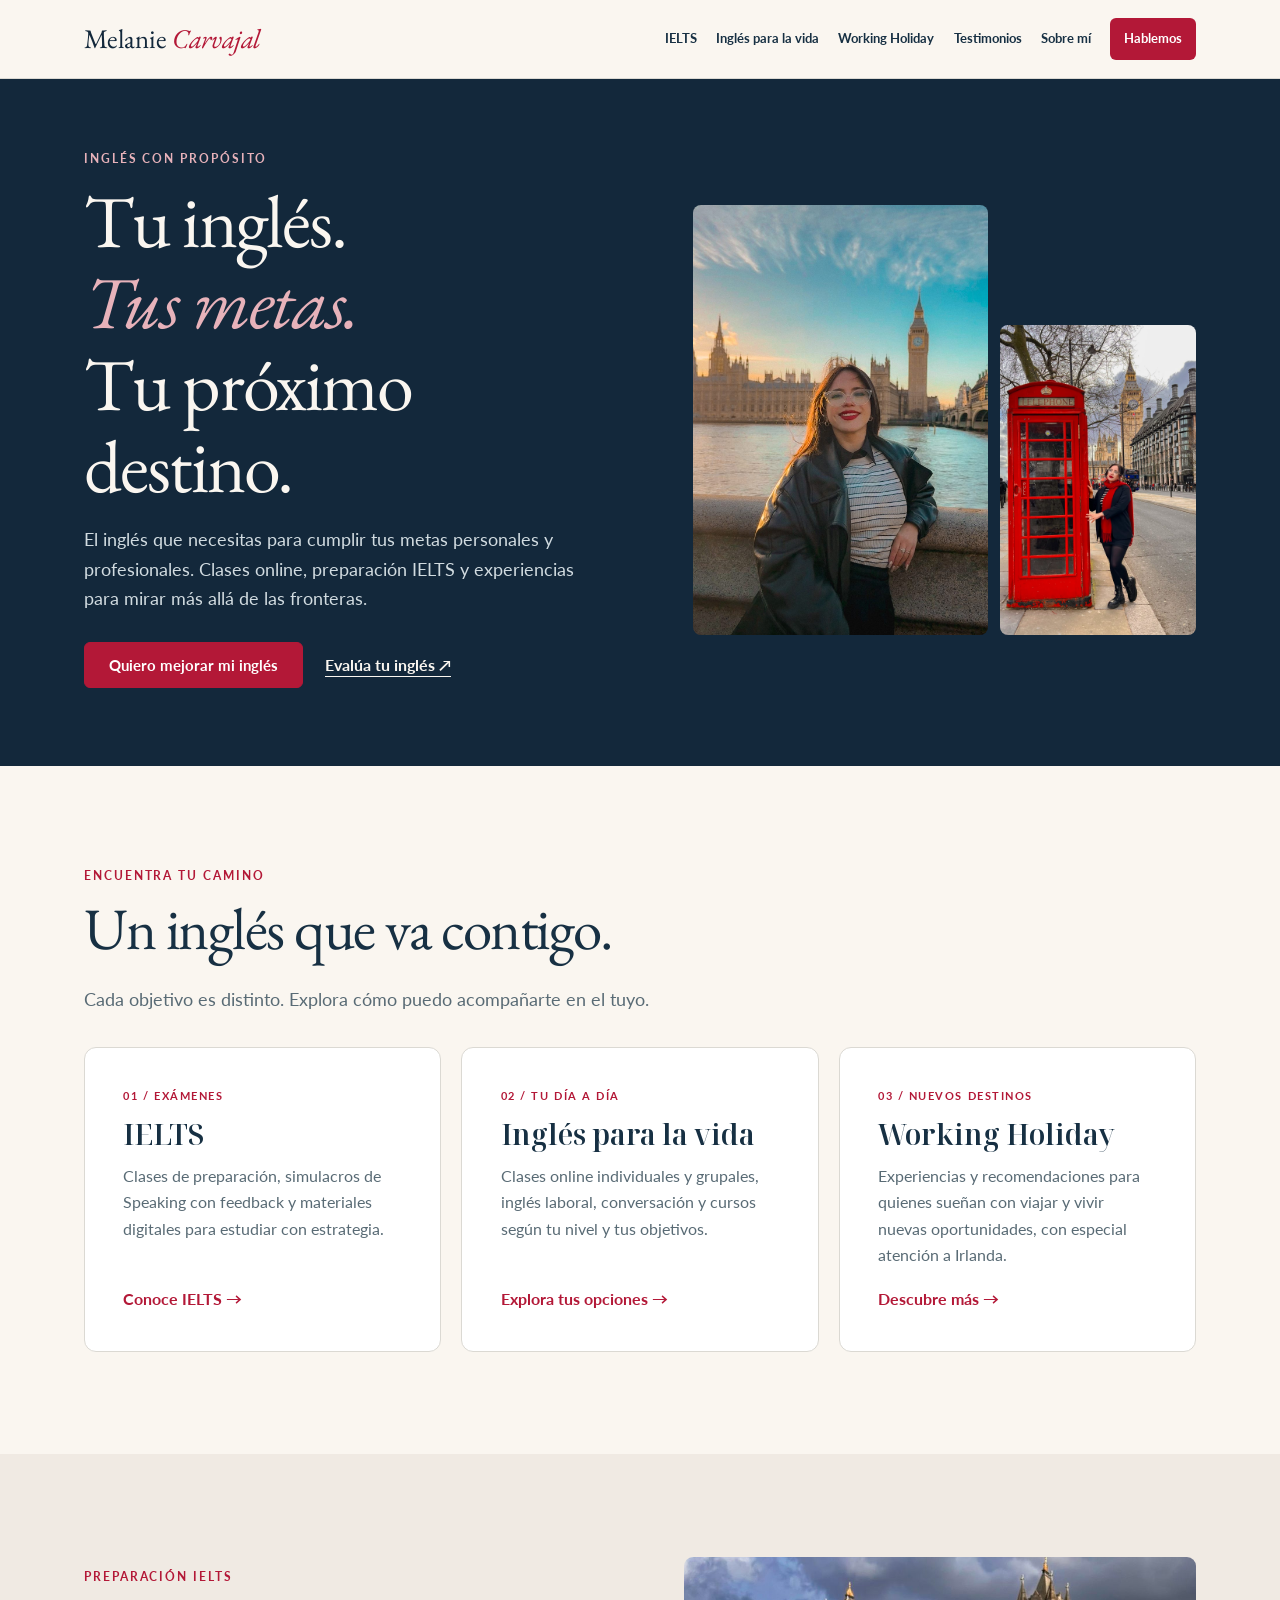
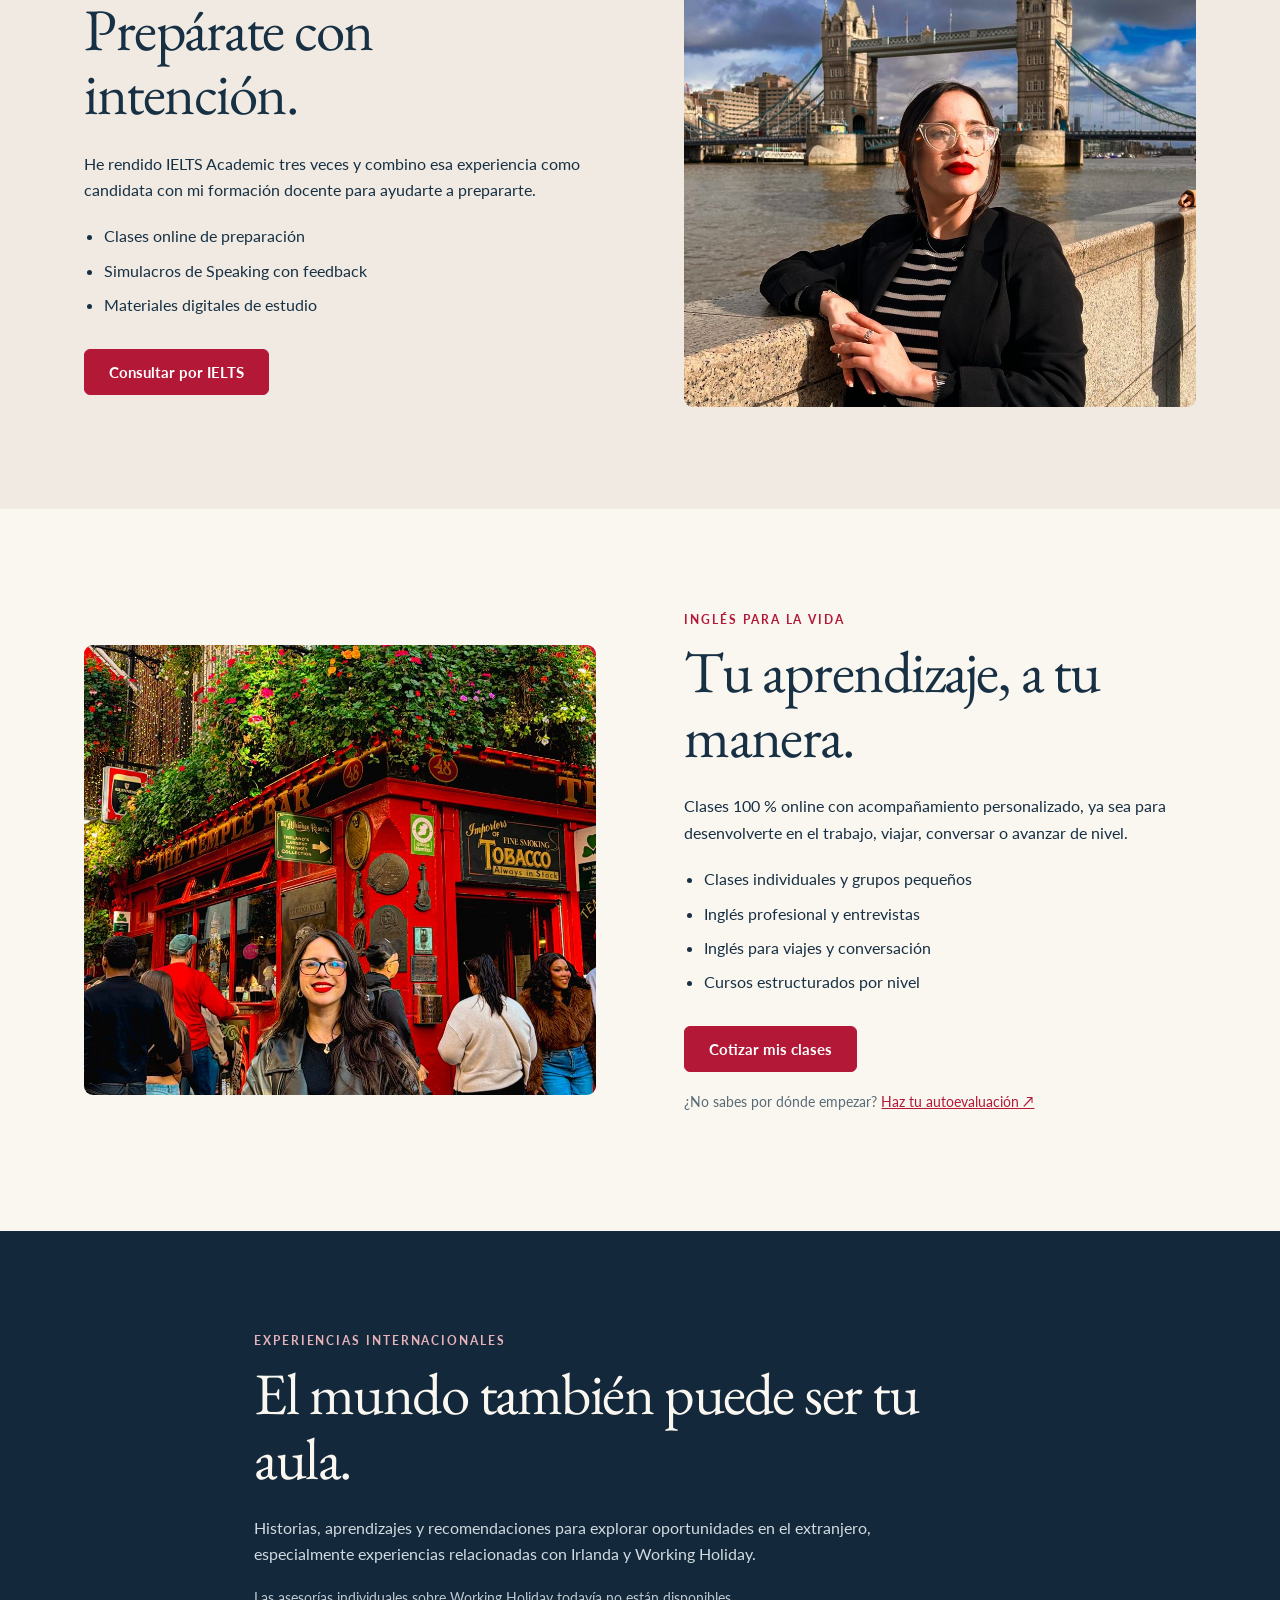
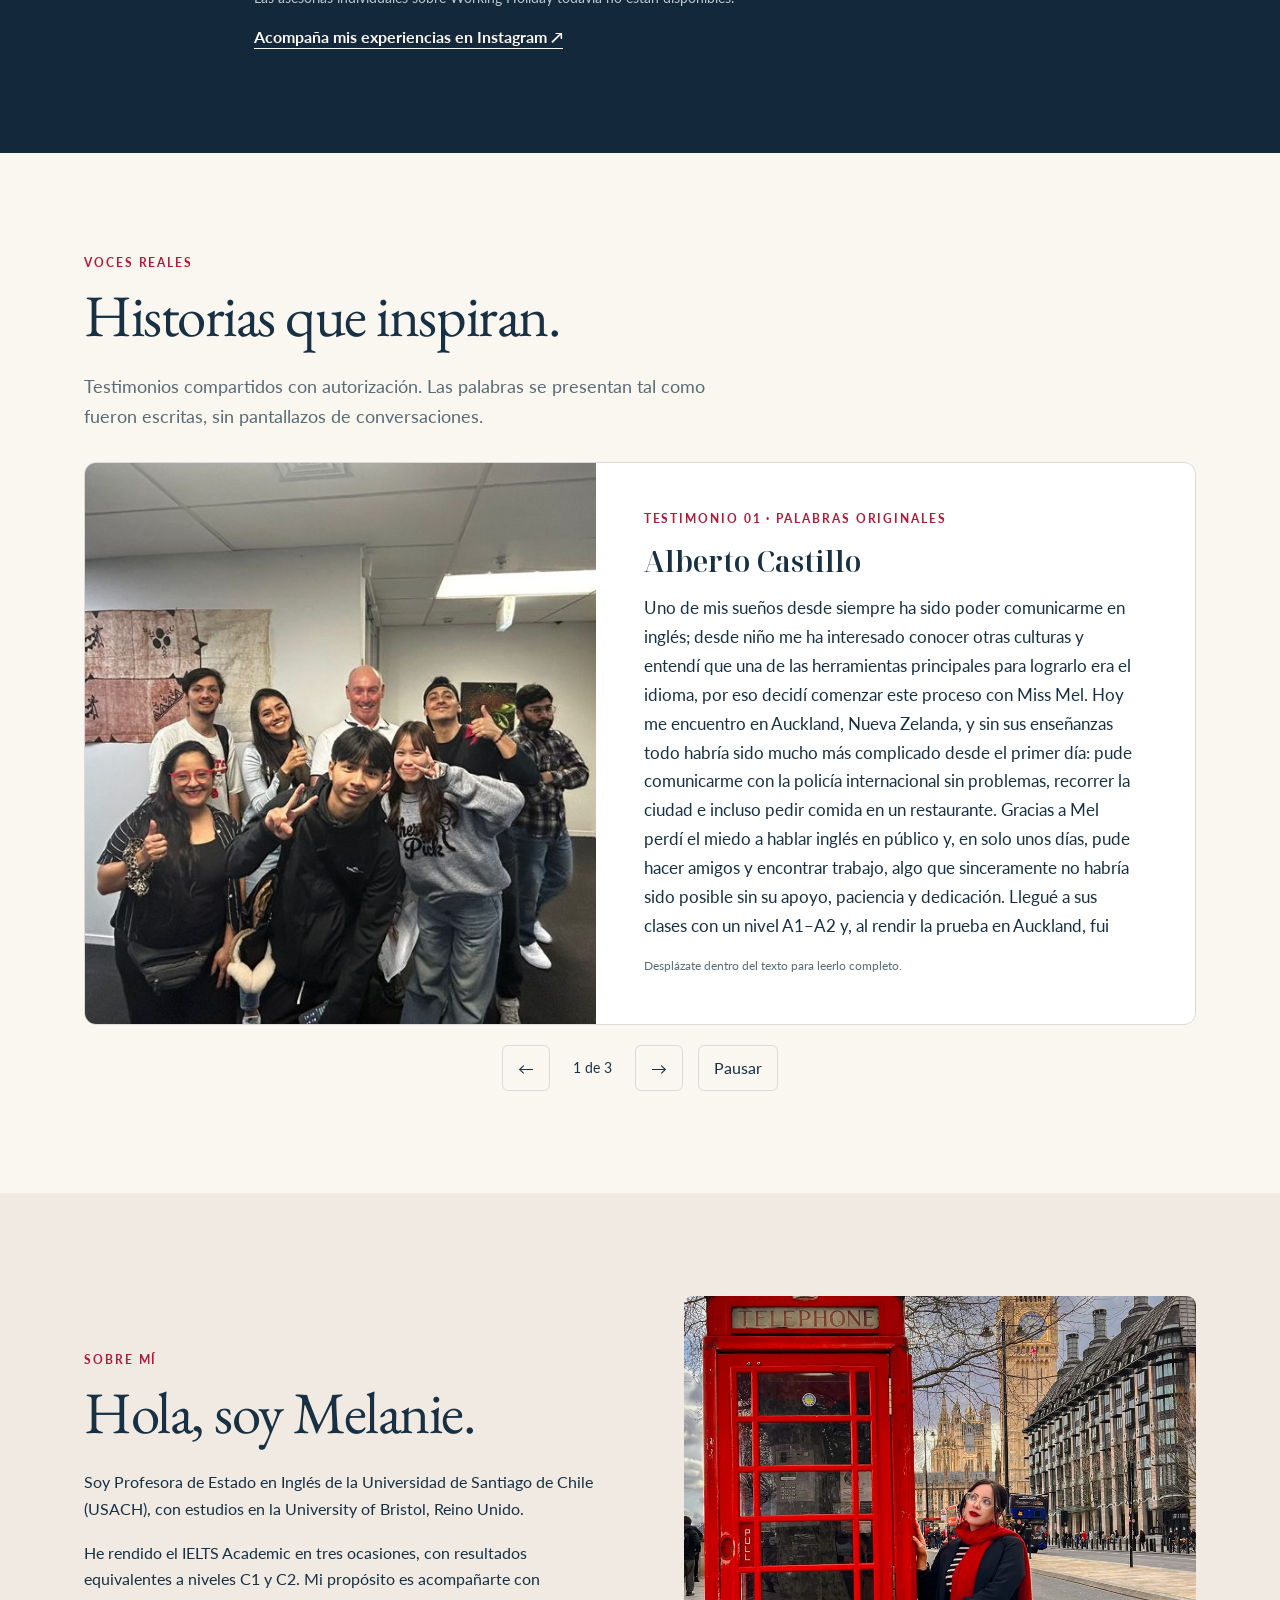
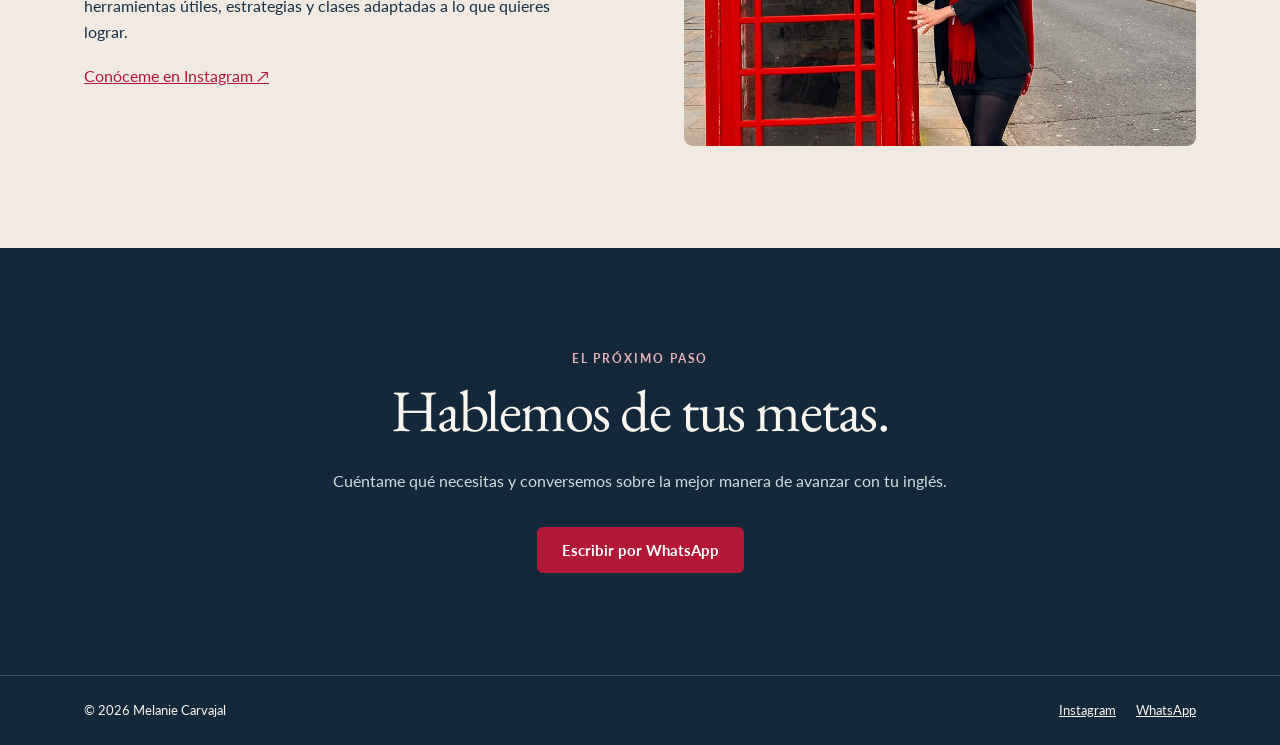
<file: index.html>
<!doctype html><html lang="es"><head><meta charset="utf-8"><meta name="viewport" content="width=device-width, initial-scale=1"><meta name="description" content="Melanie Carvajal: clases de inglés online, preparación IELTS y experiencias internacionales para alcanzar tus metas."><title>Melanie Carvajal | Inglés para tus metas</title><link rel="stylesheet" href="identidad-visual.css"><link rel="stylesheet" href="styles.css"></head><body>
<a class="skip" href="#contenido">Saltar al contenido</a><header class="site-header"><div class="mm-container nav"><a class="brand" href="#inicio">Melanie <span>Carvajal</span></a><button class="menu-toggle" aria-label="Abrir menú" aria-expanded="false">☰</button><nav class="nav-links" aria-label="Navegación principal"><a href="#ielts">IELTS</a><a href="#vida">Inglés para la vida</a><a href="#viajes">Working Holiday</a><a href="#testimonios">Testimonios</a><a href="#sobre-mi">Sobre mí</a><a class="nav-contact" href="https://wa.me/56973858676?text=Hola%20Melanie%2C%20quisiera%20informaci%C3%B3n%20sobre%20tus%20clases" target="_blank" rel="noopener noreferrer">Hablemos</a></nav></div></header>
<main id="contenido"><section class="mm-hero hero" id="inicio"><div class="mm-container hero-grid"><div class="hero-copy"><p class="mm-eyebrow">INGLÉS CON PROPÓSITO</p><h1>Tu inglés.<br><em>Tus metas.</em><br>Tu próximo destino.</h1><p>El inglés que necesitas para cumplir tus metas personales y profesionales. Clases online, preparación IELTS y experiencias para mirar más allá de las fronteras.</p><div class="actions"><a class="mm-button" href="https://wa.me/56973858676?text=Hola%20Melanie%2C%20quiero%20mejorar%20mi%20ingl%C3%A9s" target="_blank" rel="noopener noreferrer">Quiero mejorar mi inglés</a><a class="light-link" href="https://docs.google.com/forms/d/e/1FAIpQLSfyLnTnvCh_ecfjDl7fDCaS94OnEyX4_nqU2Aklux9L41EhKg/viewform?usp=preview" target="_blank" rel="noopener noreferrer">Evalúa tu inglés ↗</a></div></div><div class="hero-photos"><img src="assets/melanie-londres.jpg" alt="Melanie durante uno de sus viajes a Londres" fetchpriority="high"><img src="assets/melanie-cabina.jpg" alt="Melanie junto a una cabina telefónica británica" loading="lazy"></div></div></section>
<section class="mm-section" id="servicios"><div class="mm-container"><p class="mm-eyebrow">ENCUENTRA TU CAMINO</p><h2>Un inglés que va contigo.</h2><p class="section-intro">Cada objetivo es distinto. Explora cómo puedo acompañarte en el tuyo.</p><div class="cards"><article class="mm-card"><span class="card-number">01 / EXÁMENES</span><h3>IELTS</h3><p>Clases de preparación, simulacros de Speaking con feedback y materiales digitales para estudiar con estrategia.</p><a href="#ielts">Conoce IELTS →</a></article><article class="mm-card"><span class="card-number">02 / TU DÍA A DÍA</span><h3>Inglés para la vida</h3><p>Clases online individuales y grupales, inglés laboral, conversación y cursos según tu nivel y tus objetivos.</p><a href="#vida">Explora tus opciones →</a></article><article class="mm-card"><span class="card-number">03 / NUEVOS DESTINOS</span><h3>Working Holiday</h3><p>Experiencias y recomendaciones para quienes sueñan con viajar y vivir nuevas oportunidades, con especial atención a Irlanda.</p><a href="#viajes">Descubre más →</a></article></div></div></section>
<section class="mm-section section-soft" id="ielts"><div class="mm-container split"><div><p class="mm-eyebrow">PREPARACIÓN IELTS</p><h2>Prepárate con intención.</h2><p>He rendido IELTS Academic tres veces y combino esa experiencia como candidata con mi formación docente para ayudarte a prepararte.</p><ul class="ticks"><li>Clases online de preparación</li><li>Simulacros de Speaking con feedback</li><li>Materiales digitales de estudio</li></ul><a class="mm-button" href="https://wa.me/56973858676?text=Hola%20Melanie%2C%20me%20interesa%20la%20preparaci%C3%B3n%20IELTS" target="_blank" rel="noopener noreferrer">Consultar por IELTS</a></div><img class="section-photo" src="assets/melanie-experiencia.jpg" alt="Fotografía de una experiencia internacional de Melanie" loading="lazy"></div></section>
<section class="mm-section" id="vida"><div class="mm-container split"><img class="section-photo" src="assets/melanie-viajes.jpg" alt="Melanie en una experiencia de viaje" loading="lazy"><div><p class="mm-eyebrow">INGLÉS PARA LA VIDA</p><h2>Tu aprendizaje, a tu manera.</h2><p>Clases 100 % online con acompañamiento personalizado, ya sea para desenvolverte en el trabajo, viajar, conversar o avanzar de nivel.</p><ul class="ticks"><li>Clases individuales y grupos pequeños</li><li>Inglés profesional y entrevistas</li><li>Inglés para viajes y conversación</li><li>Cursos estructurados por nivel</li></ul><a class="mm-button" href="https://wa.me/56973858676?text=Hola%20Melanie%2C%20quiero%20cotizar%20clases%20de%20ingl%C3%A9s%20online" target="_blank" rel="noopener noreferrer">Cotizar mis clases</a><p class="minor">¿No sabes por dónde empezar? <a href="https://docs.google.com/forms/d/e/1FAIpQLSfyLnTnvCh_ecfjDl7fDCaS94OnEyX4_nqU2Aklux9L41EhKg/viewform?usp=preview" target="_blank" rel="noopener noreferrer">Haz tu autoevaluación ↗</a></p></div></div></section>
<section class="mm-section mm-dark-section travel" id="viajes"><div class="mm-container"><p class="mm-eyebrow">EXPERIENCIAS INTERNACIONALES</p><h2>El mundo también puede ser tu aula.</h2><p>Historias, aprendizajes y recomendaciones para explorar oportunidades en el extranjero, especialmente experiencias relacionadas con Irlanda y Working Holiday.</p><p class="minor">Las asesorías individuales sobre Working Holiday todavía no están disponibles.</p><a class="light-link" href="https://www.instagram.com/la.miss.melanie" target="_blank" rel="noopener noreferrer">Acompaña mis experiencias en Instagram ↗</a></div></section>
<section class="mm-section testimonials-section" id="testimonios"><div class="mm-container"><p class="mm-eyebrow">VOCES REALES</p><h2>Historias que inspiran.</h2><p class="section-intro">Testimonios compartidos con autorización. Las palabras se presentan tal como fueron escritas, sin pantallazos de conversaciones.</p><div class="testimonial-carousel" aria-roledescription="carrusel" aria-label="Testimonios de estudiantes"><div class="carousel-track"><article class="testimonial" aria-label="Testimonio de Alberto Castillo"><div class="testimonial-photo"><img src="assets/alberto-foto.jpg" alt="Fotografía compartida por Alberto Castillo" loading="lazy"></div><div class="testimonial-content"><p class="mm-eyebrow">TESTIMONIO 01 · PALABRAS ORIGINALES</p><h3>Alberto Castillo</h3><div class="testimonial-quote" tabindex="0" aria-label="Testimonio completo de Alberto Castillo"><p>Uno de mis sueños desde siempre ha sido poder comunicarme en inglés; desde niño me ha interesado conocer otras culturas y entendí que una de las herramientas principales para lograrlo era el idioma, por eso decidí comenzar este proceso con Miss Mel. Hoy me encuentro en Auckland, Nueva Zelanda, y sin sus enseñanzas todo habría sido mucho más complicado desde el primer día: pude comunicarme con la policía internacional sin problemas, recorrer la ciudad e incluso pedir comida en un restaurante. Gracias a Mel perdí el miedo a hablar inglés en público y, en solo unos días, pude hacer amigos y encontrar trabajo, algo que sinceramente no habría sido posible sin su apoyo, paciencia y dedicación. Llegué a sus clases con un nivel A1–A2 y, al rendir la prueba en Auckland, fui clasificado con un nivel B1–B1+, lo que fue una grata sorpresa y la confirmación de que mi inglés había mejorado significativamente gracias a clases didácticas, funcionales y especializadas según mi propio progreso. Con mucho cariño, Beto.</p></div><p class="testimonial-hint">Desplázate dentro del texto para leerlo completo.</p></div></article><article class="testimonial" aria-label="Testimonio de Natalia Lillo"><div class="testimonial-photo"><div class="testimonial-monogram" aria-label="Fotografía pendiente de Natalia Lillo">NL</div></div><div class="testimonial-content"><p class="mm-eyebrow">TESTIMONIO 02 · PALABRAS ORIGINALES</p><h3>Natalia Lillo</h3><div class="testimonial-quote" tabindex="0" aria-label="Testimonio completo de Natalia Lillo"><p>Mis clases con la Miss Melanie han sido geniales. Nos enfocamos principalmente en la preparación para el IELTS Academic, ya que necesito alcanzar un buen resultado para cumplir un objetivo profesional en el extranjero. Desde el comienzo, me explicó las diferencias entre el General Training y el Academic y, clase a clase, fuimos trabajando de manera personalizada en las áreas que más necesitaba reforzar.</p><p>Comenzamos con las estructuras de Speaking y Writing y, poco a poco, fuimos avanzando hacia un vocabulario más amplio y académico, siempre teniendo como meta alcanzar un Band 8.</p><p>Lo que más me gustó de sus clases es que nunca se sintieron como simplemente estudiar contenidos o seguir una pauta. Melanie se tomó el tiempo de conocer mis objetivos, entender lo que este proceso significa para mí y acompañarme también desde lo personal. Siempre tuvo palabras de aliento, me ayudó a sacar lo mejor de mí y, sobre todo, a confiar mucho más en mis capacidades y a “creérmela” un poquito más.</p><p>¡Totalmente! De hecho, recomendaba a la Miss Melanie incluso antes de tomar clases con ella, porque siempre la he considerado un ejemplo a seguir, tanto como profesora como persona. Después de haber sido su alumna, la recomiendo aún más.</p><p>Es una profesora tremendamente preparada, comprometida y se nota el cariño y la dedicación que pone en cada una de sus clases. Aprendí muchísimo con ella, no solo en cuanto a contenidos y estrategias para el IELTS, sino también a confiar más en mis propias capacidades.</p><p>Estoy muy agradecida por todo lo que me enseñó, pero especialmente por la forma en que me acompañó durante este proceso, alentándome constantemente a creer más en mí y en que sí puedo alcanzar el objetivo que me propuse.</p></div><p class="testimonial-hint">Desplázate dentro del texto para leerlo completo.</p></div></article><article class="testimonial" aria-label="Testimonio de Consuelo Farías"><div class="testimonial-photo"><img src="assets/consuelo-foto.jpg" alt="Fotografía compartida por Consuelo Farías" loading="lazy"></div><div class="testimonial-content"><p class="mm-eyebrow">TESTIMONIO 03 · PALABRAS ORIGINALES</p><h3>Consuelo Farías</h3><div class="testimonial-quote" tabindex="0" aria-label="Testimonio completo de Consuelo Farías"><p>Tomé clases de preparación para el IELTS con la miss Melanie en 2019. Las clases no solo fueron muy dinámicas y completas, sino también entretenidas, lo que me motivó a mantener la constancia y a ser perseverante en el proceso de aprendizaje.</p><p>Superé los resultados que esperaba en mi examen IELTS. Lo rendí por primera vez en 2019 y obtuve un puntaje total de 7. Debido a la pandemia, tuve que suspender mi postulación a estudios en el extranjero, pero retomé el material y las preguntas preparadas por la miss Melanie en 2020 y rendí nuevamente el examen en 2021, obteniendo un puntaje final de 7.5. Gracias a ello, pude viajar a Inglaterra para realizar un Magíster en Development Studies, Public Policy and Governance en el Institute of Development Studies de la University of Sussex. La preparación me permitió llegar con una base sólida de inglés para estudiar temas relacionados con políticas públicas y desarrollo, y titularme del magíster con dos puntos de distinción.</p><p>La recomiendo totalmente. Por un lado, te ayuda a alcanzar los resultados que necesitas, y por otro, hace que el proceso de estudio sea muy entretenido. Sin duda, nunca olvidaré mi experiencia de preparación con ella.</p></div><p class="testimonial-hint">Desplázate dentro del texto para leerlo completo.</p></div></article></div><div class="carousel-controls"><button class="carousel-prev" aria-label="Testimonio anterior">←</button><span class="carousel-status" aria-live="polite">1 de 3</span><button class="carousel-next" aria-label="Testimonio siguiente">→</button><button class="carousel-pause" aria-label="Pausar avance automático">Pausar</button></div></div></div></section>
<section class="mm-section section-soft" id="sobre-mi"><div class="mm-container about"><div><p class="mm-eyebrow">SOBRE MÍ</p><h2>Hola, soy Melanie.</h2><p>Soy Profesora de Estado en Inglés de la Universidad de Santiago de Chile (USACH), con estudios en la University of Bristol, Reino Unido.</p><p>He rendido el IELTS Academic en tres ocasiones, con resultados equivalentes a niveles C1 y C2. Mi propósito es acompañarte con herramientas útiles, estrategias y clases adaptadas a lo que quieres lograr.</p><a class="text-link" href="https://www.instagram.com/la.miss.melanie" target="_blank" rel="noopener noreferrer">Conóceme en Instagram ↗</a></div><img class="section-photo" src="assets/melanie-cabina.jpg" alt="Melanie en Londres" loading="lazy"></div></section>
<section class="mm-section final-cta mm-dark-section"><div class="mm-container"><p class="mm-eyebrow">EL PRÓXIMO PASO</p><h2>Hablemos de tus metas.</h2><p>Cuéntame qué necesitas y conversemos sobre la mejor manera de avanzar con tu inglés.</p><a class="mm-button" href="https://wa.me/56973858676?text=Hola%20Melanie%2C%20vi%20tu%20web%20y%20quiero%20informaci%C3%B3n" target="_blank" rel="noopener noreferrer">Escribir por WhatsApp</a></div></section></main><footer><div class="mm-container footer-row"><span>© <span id="year"></span> Melanie Carvajal</span><div><a href="https://www.instagram.com/la.miss.melanie" target="_blank" rel="noopener noreferrer">Instagram</a><a href="https://wa.me/56973858676" target="_blank" rel="noopener noreferrer">WhatsApp</a></div></div></footer><script src="script.js" defer></script></body></html>
</file>
<file: identidad-visual.css>
/*
  MISS MELANIE — Identidad visual para web
  Fuente: Portafolio_Miss_Melanie_2026_Sueno_Hecho_Realidad.pdf
  Paleta y tipografias extraidas del PDF de 7 paginas.
  Archivo creado el 29 de octubre de 2026.
*/
@import url('https://fonts.googleapis.com/css2?family=EB+Garamond:ital,wght@0,400;0,500;0,600;1,400;1,500&family=Lato:ital,wght@0,400;0,700;1,400&family=Noto+Serif+Display:wght@600&display=swap');

:root {
  /* Colors — exact hexadecimal values used in portfolio */
  --mm-navy: #13283B;            /* Fondo de portada y cierre */
  --mm-red: #B31837;             /* Acento rojo carmesi */
  --mm-cream: #FAF6F0;           /* Fondo crema principal */
  --mm-ink: #173043;             /* Texto principal en fondo crema */
  --mm-muted: #596B75;           /* Texto secundario */
  --mm-blush: #F5D7D5;           /* Rosa suave en frases editoriales */
  --mm-pink: #E7B2BA;            /* Acentos sobre navy */
  --mm-pale-blue: #D4E1E7;       /* Texto acento sobre navy */
  --mm-border: #DBD9D3;          /* Bordes y divisores */
  --mm-white: #FFFFFF;           /* Tarjetas */
  --mm-deep-card: #19384C;       /* Tarjetas oscuras de resultados */
  --mm-sand: #EBDDD5;            /* Fondo de citas y destacados */
  --mm-light-muted: #D1DBE0;     /* Texto secundario sobre navy */

  /* Font families as used in the PDF */
  --mm-font-display: 'EB Garamond', Georgia, 'Times New Roman', serif;
  --mm-font-heading: 'Noto Serif Display', Georgia, serif;
  --mm-font-body: 'Lato', Arial, Helvetica, sans-serif;

  /* General UI tokens */
  --mm-page-max: 1160px;
  --mm-space-section: clamp(64px, 8vw, 112px);
  --mm-radius-card: 12px;
  --mm-radius-button: 6px;
  --mm-outline: 2px solid var(--mm-red);
}

body {
  margin: 0;
  background: var(--mm-cream);
  color: var(--mm-ink);
  font-family: var(--mm-font-body);
  font-size: 16px;
  line-height: 1.65;
  -webkit-font-smoothing: antialiased;
}

h1, h2, .mm-display {
  font-family: var(--mm-font-display);
  font-optical-sizing: auto;
  font-weight: 400;
  line-height: 1.1;
  letter-spacing: -0.025em;
}
h1 { font-size: clamp(52px, 7vw, 96px); margin: 0 0 .25em; }
h2 { font-size: clamp(38px, 4.6vw, 64px); margin: 0 0 .4em; }
h3, .mm-card-heading {
  font-family: var(--mm-font-heading);
  font-weight: 600;
  font-size: clamp(23px, 2.2vw, 32px);
  line-height: 1.22;
}
p { margin: 0 0 1.1em; }

.mm-eyebrow, .mm-label {
  font-family: var(--mm-font-body);
  font-weight: 700;
  font-size: 12px;
  line-height: 1.3;
  letter-spacing: .16em;
  text-transform: uppercase;
  color: var(--mm-red);
}
.mm-quote, .mm-editorial-intro {
  font-family: var(--mm-font-display);
  font-style: italic;
  font-size: clamp(24px, 3vw, 38px);
  line-height: 1.3;
}
.mm-muted { color: var(--mm-muted); }
.mm-container { max-width: var(--mm-page-max); margin-inline: auto; padding-inline: 24px; }
.mm-section { padding-block: var(--mm-space-section); }
.mm-divider { border: 0; border-top: 1px solid var(--mm-border); }

.mm-hero, .mm-dark-section {
  background: var(--mm-navy);
  color: var(--mm-cream);
}
.mm-dark-section .mm-muted { color: var(--mm-light-muted); }
.mm-dark-section .mm-eyebrow { color: var(--mm-pink); }
.mm-card {
  background: var(--mm-white);
  padding: clamp(22px, 3vw, 40px);
  border: 1px solid var(--mm-border);
  border-radius: var(--mm-radius-card);
}
.mm-button {
  display: inline-flex;
  align-items: center;
  justify-content: center;
  background: var(--mm-red);
  color: #FFFFFF;
  border: 1px solid var(--mm-red);
  border-radius: var(--mm-radius-button);
  padding: 13px 24px;
  font-family: var(--mm-font-body);
  font-size: 15px;
  font-weight: 700;
  line-height: 1.2;
  text-decoration: none;
  cursor: pointer;
  transition: background-color 160ms ease;
}
.mm-button:hover { background: #8E142B; }
.mm-button:focus-visible { outline: 3px solid var(--mm-pink); outline-offset: 3px; }
.mm-button-outline {
  background: transparent;
  color: var(--mm-red);
}
.mm-button-outline:hover { background: var(--mm-red); color: #FFFFFF; }
.mm-photo { display: block; width: 100%; height: auto; border-radius: 6px; object-fit: cover; }

@media (max-width: 640px) {
  .mm-container { padding-inline: 18px; }
  h1 { font-size: clamp(46px, 12vw, 66px); }
  h2 { font-size: clamp(35px, 9vw, 48px); }
}
</file>
<file: styles.css>
*{box-sizing:border-box}html{scroll-behavior:smooth;scroll-padding-top:90px}body{overflow-x:hidden}a{color:var(--mm-red)}a:hover{text-decoration-thickness:2px}button{font:inherit}.skip{position:absolute;top:-60px;left:10px;background:white;z-index:100;padding:12px}.skip:focus{top:10px}.site-header{background:var(--mm-cream);position:sticky;top:0;z-index:30;border-bottom:1px solid var(--mm-border)}.nav{min-height:78px;display:flex;align-items:center;justify-content:space-between;gap:20px}.brand{font-family:var(--mm-font-display);font-size:27px;color:var(--mm-navy);text-decoration:none;white-space:nowrap}.brand span{font-style:italic;color:var(--mm-red)}.nav-links{display:flex;align-items:center;gap:clamp(10px,1.5vw,23px)}.nav-links a{font-size:13px;text-decoration:none;color:var(--mm-ink);font-weight:700}.nav-links a:hover{color:var(--mm-red)}.nav-links .nav-contact{background:var(--mm-red);color:white;padding:10px 14px;border-radius:6px}.menu-toggle{display:none}.hero{padding:72px 0 78px}.hero-grid{display:grid;grid-template-columns:1.08fr 1fr;align-items:center;gap:6%}.hero .mm-eyebrow{color:var(--mm-pink)}.hero h1{font-size:clamp(48px,5.8vw,83px)}.hero h1 em{color:var(--mm-pink);font-weight:400}.hero-copy>p:not(.mm-eyebrow){font-size:18px;max-width:510px;color:var(--mm-light-muted)}.actions{display:flex;align-items:center;flex-wrap:wrap;gap:22px;margin-top:28px}.light-link{color:var(--mm-cream);font-weight:700;text-decoration:underline;text-underline-offset:5px}.hero-photos{display:grid;grid-template-columns:1.2fr .8fr;gap:12px;align-items:end}.hero-photos img{width:100%;height:430px;object-fit:cover;border-radius:8px}.hero-photos img:nth-child(2){height:310px}.section-intro{max-width:640px;color:var(--mm-muted);font-size:18px}.cards{display:grid;grid-template-columns:repeat(3,1fr);gap:20px;margin-top:32px}.cards .mm-card{display:flex;flex-direction:column}.cards h3{margin:12px 0}.cards p{color:var(--mm-muted);flex:1}.cards a{font-weight:700;text-decoration:none}.card-number{font-size:11px;letter-spacing:.14em;font-weight:700;color:var(--mm-red)}.section-soft{background:#f0eae3}.split,.about{display:grid;grid-template-columns:1fr 1fr;align-items:center;gap:8%}.section-photo{width:100%;height:450px;object-fit:cover;border-radius:9px}.ticks{padding-left:20px;margin:20px 0 30px}.ticks li{margin:8px 0}.minor{font-size:14px;color:var(--mm-muted);margin-top:18px}.travel .mm-container{max-width:820px}.travel p:not(.mm-eyebrow){color:var(--mm-light-muted);max-width:700px}.travel .minor{opacity:.9}.testimonials-section{background:var(--mm-cream)}.testimonial-carousel{position:relative;overflow:hidden;margin-top:30px}.carousel-track{display:flex;transition:transform .55s ease;will-change:transform}.testimonial{min-width:100%;display:grid;grid-template-columns:46% 54%;background:white;border:1px solid var(--mm-border);border-radius:12px;overflow:hidden;min-height:360px}.testimonial-photo{background:var(--mm-sand);min-height:360px}.testimonial-photo img{display:block;width:100%;height:100%;max-height:450px;object-fit:cover}.testimonial-photo.screenshot img{object-fit:contain;padding:15px}.testimonial-content{padding:clamp(28px,5vw,64px);display:flex;flex-direction:column;justify-content:center}.testimonial-content h3{margin:8px 0 16px}.testimonial-content a{font-weight:700}.carousel-controls{display:flex;justify-content:center;align-items:center;gap:15px;margin-top:20px}.carousel-controls button{background:transparent;border:1px solid var(--mm-border);color:var(--mm-ink);border-radius:6px;padding:9px 15px;cursor:pointer}.carousel-controls button:hover{background:var(--mm-blush)}.carousel-status{font-size:14px;min-width:55px;text-align:center}.final-cta{text-align:center}.final-cta p:not(.mm-eyebrow){color:var(--mm-light-muted)}.final-cta .mm-button{margin-top:15px}footer{padding:24px 0;background:var(--mm-navy);color:var(--mm-cream);border-top:1px solid #405363}.footer-row{display:flex;justify-content:space-between;gap:15px;flex-wrap:wrap;font-size:13px}.footer-row div{display:flex;gap:20px}footer a{color:var(--mm-cream)}@media(max-width:920px){.menu-toggle{display:block;background:none;border:1px solid var(--mm-border);border-radius:6px;padding:7px 12px;font-size:22px}.nav-links{display:none;position:absolute;top:78px;left:0;right:0;background:var(--mm-cream);padding:20px 24px;box-shadow:0 15px 20px #0002;flex-direction:column;align-items:stretch}.nav-links.open{display:flex}.hero-grid,.split,.about{grid-template-columns:1fr}.hero-photos{max-width:680px}.cards{grid-template-columns:1fr}.section-photo{height:380px}.testimonial{grid-template-columns:1fr}.testimonial-photo{height:260px;min-height:260px}.testimonial-photo img{max-height:260px}.testimonial-content{padding:26px}.hero{padding:55px 0}}@media(max-width:600px){.hero-photos img{height:290px}.hero-photos img:nth-child(2){height:230px}.hero h1{font-size:clamp(45px,11vw,65px)}.section-photo{height:300px}.mm-section{padding-block:64px}}@media(prefers-reduced-motion:reduce){html{scroll-behavior:auto}.carousel-track{transition:none}}
/* Testimonios literales, legibles sin capturas */
.testimonial{align-items:stretch;min-height:510px}.testimonial-photo{min-height:510px}.testimonial-photo img{max-height:none;height:100%;object-fit:cover}.testimonial-content{justify-content:flex-start;padding:clamp(24px,4vw,48px);min-width:0}.testimonial-content h3{margin:4px 0 16px}.testimonial-quote{max-height:350px;overflow-y:auto;overscroll-behavior:contain;padding-right:14px;scrollbar-color:var(--mm-red) var(--mm-cream);font-family:var(--mm-font-body);font-size:clamp(15px,1.45vw,17px);line-height:1.7;color:var(--mm-ink)}.testimonial-quote p{margin:0 0 1.1em}.testimonial-hint{font-size:12px;color:var(--mm-muted);margin:12px 0 0}.testimonial-monogram{display:grid;place-items:center;width:100%;height:100%;min-height:510px;background:linear-gradient(145deg,var(--mm-navy),var(--mm-deep-card));font:400 100px var(--mm-font-display);color:var(--mm-pink)}.testimonial-quote:focus-visible{outline:2px solid var(--mm-red);outline-offset:3px}@media(max-width:920px){.testimonial{min-height:0}.testimonial-photo,.testimonial-monogram{height:220px;min-height:220px}.testimonial-photo img{max-height:220px}.testimonial-quote{max-height:330px}}
</file>
